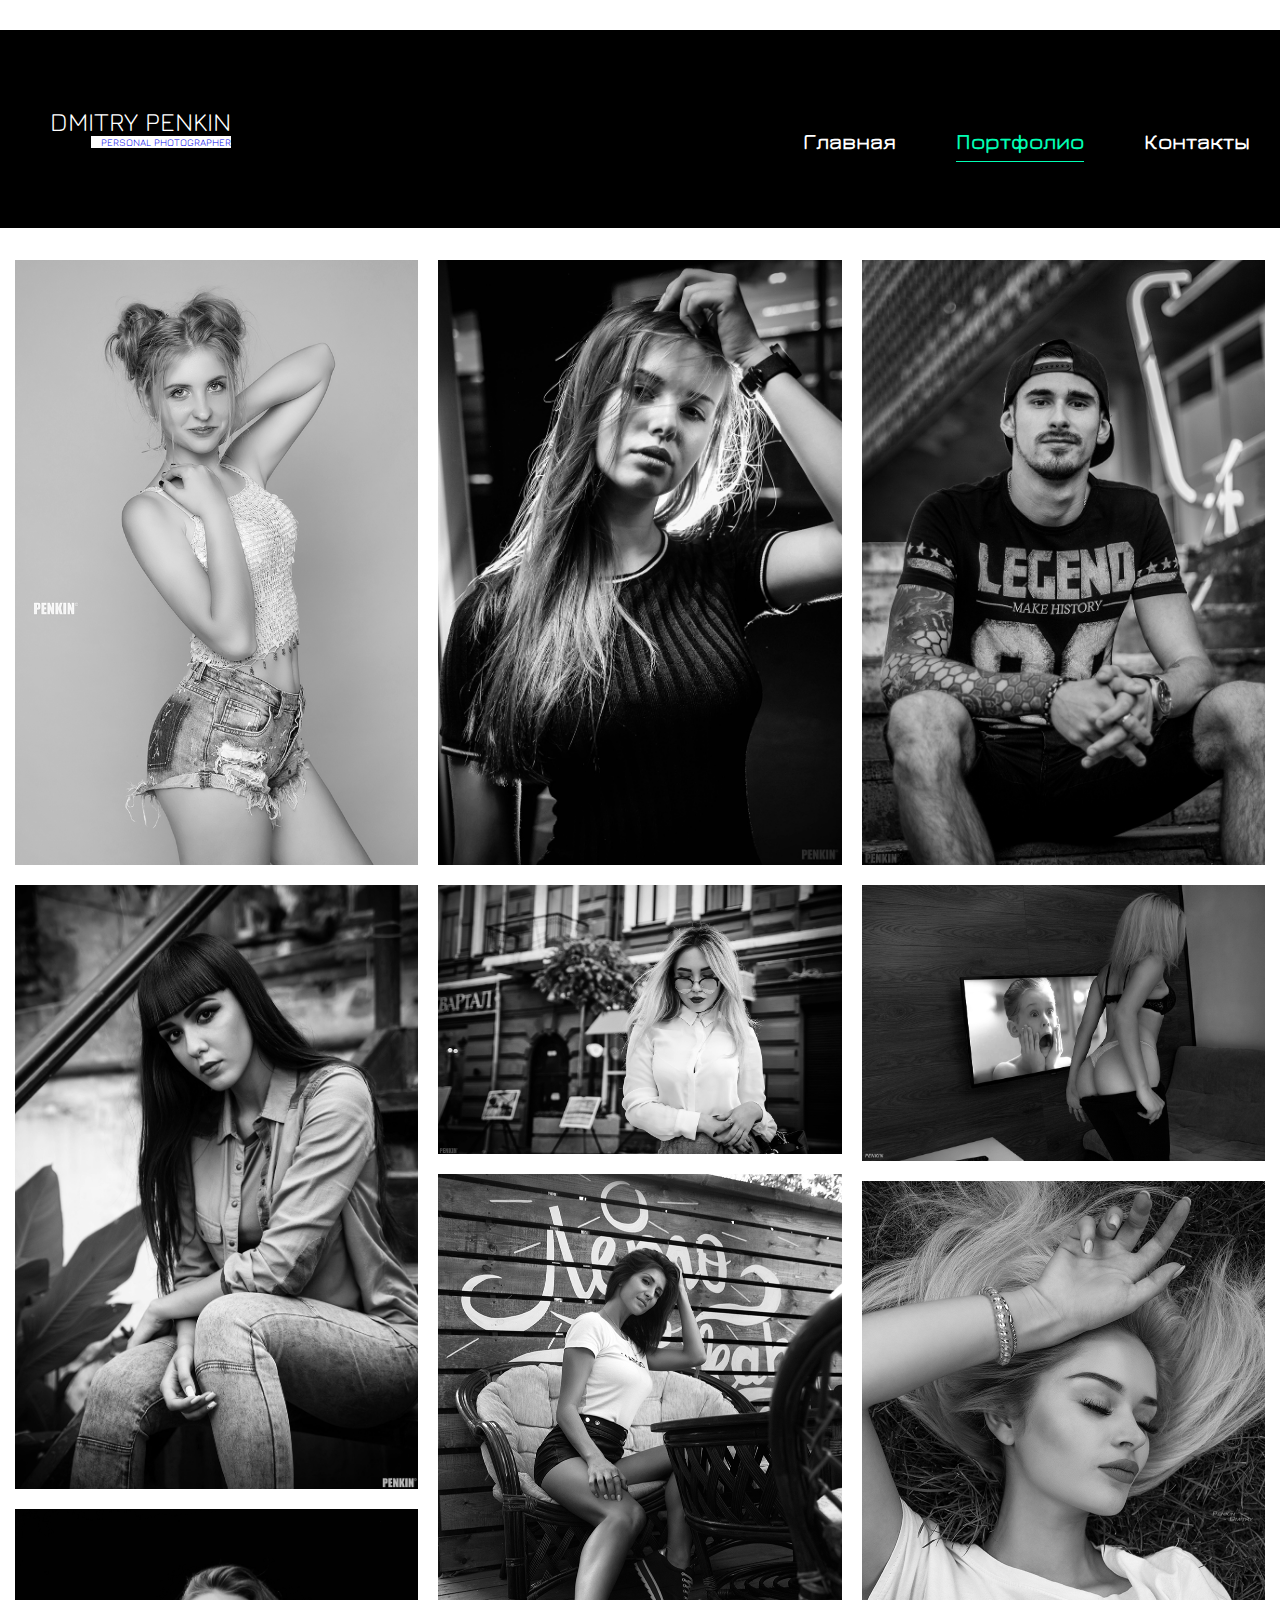
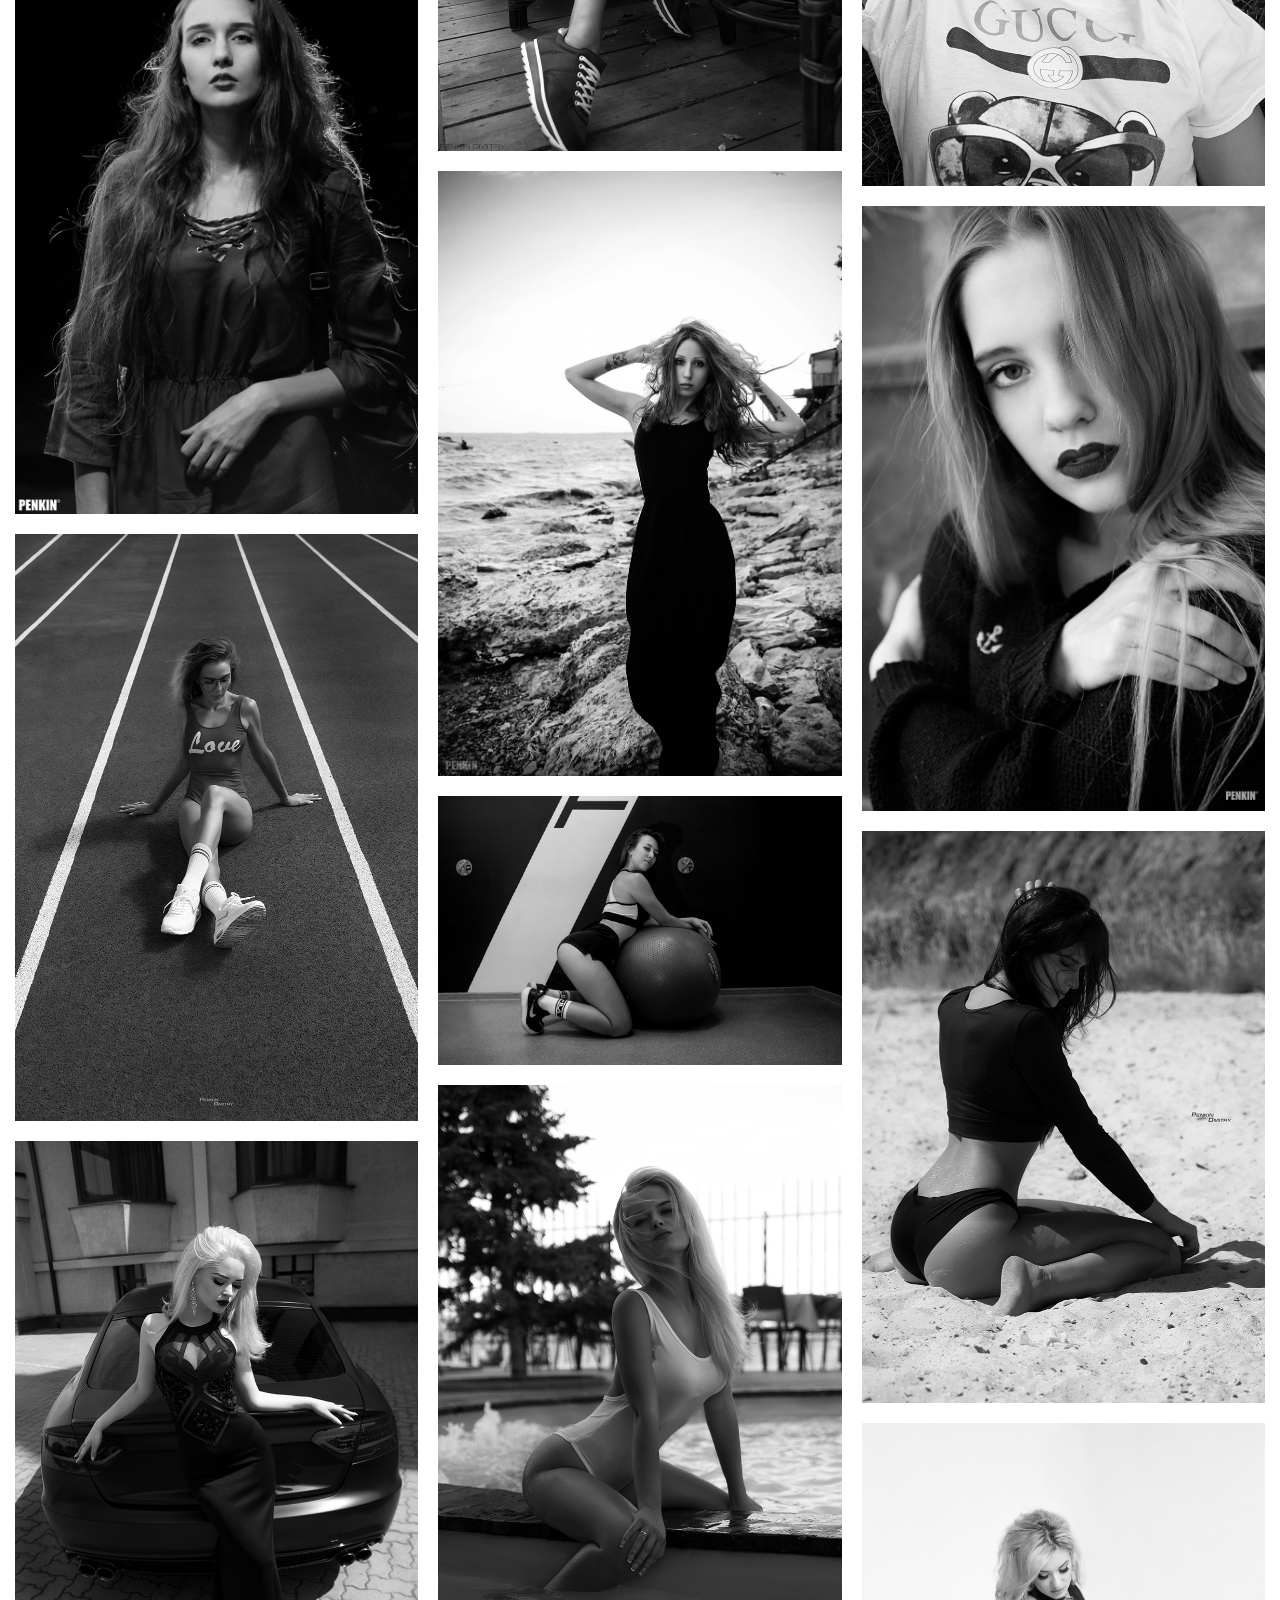
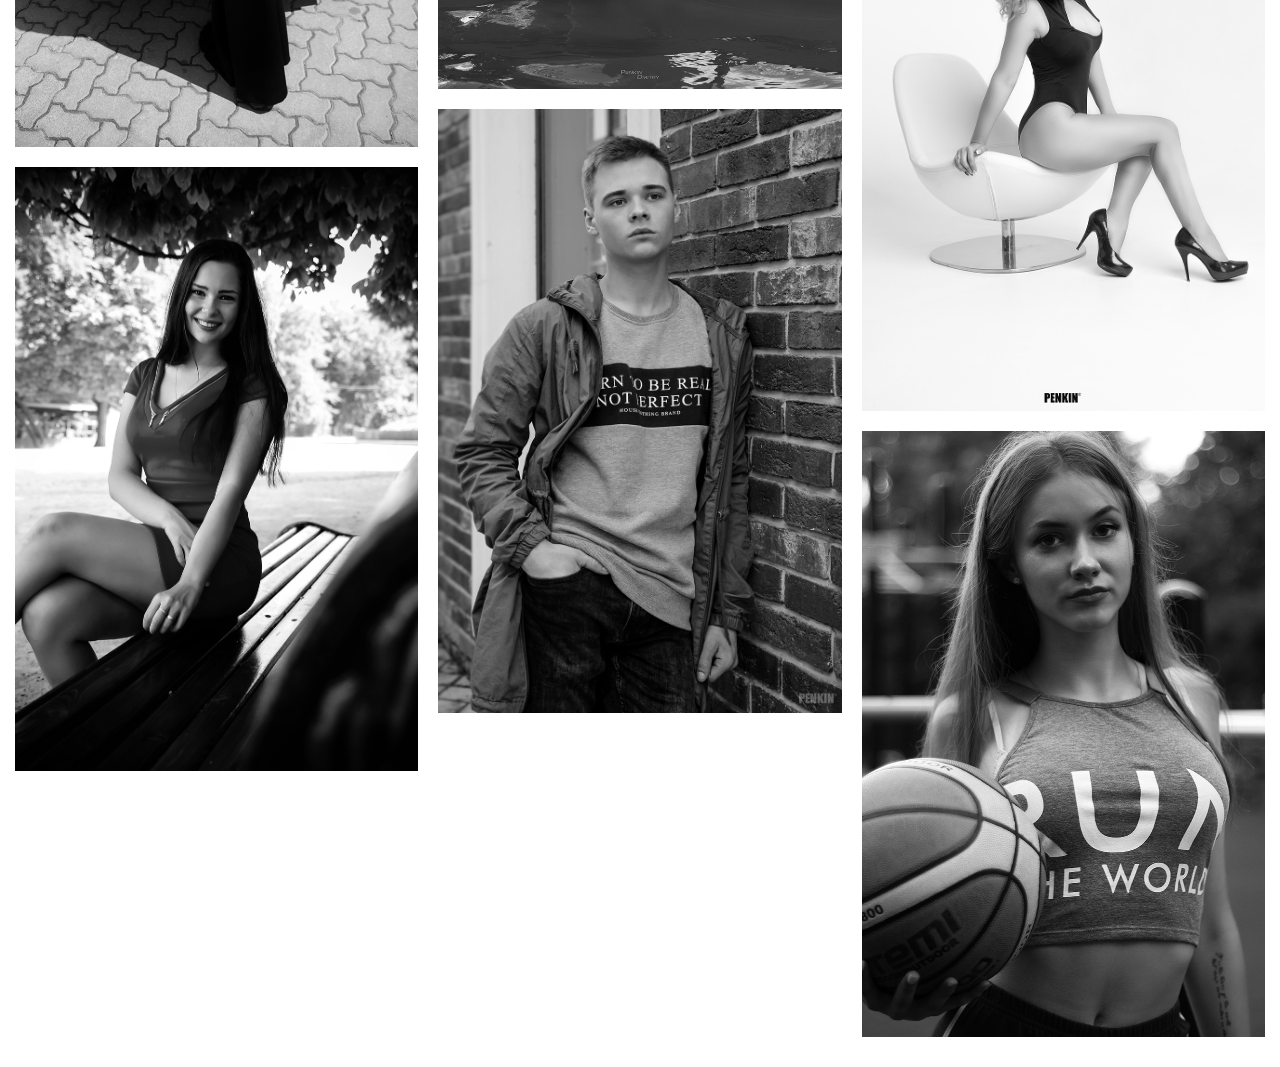
<file: html/galery.html>
<!DOCTYPE html>
<html>
  <head>
    <meta charset="utf-8" />
    <meta name="viewport" content="width=device-width, initial-scale=1" />
    <title>Галерея</title>
    <link
      href="https://fonts.googleapis.com/css?family=Muli:400,600,700|Radley"
      rel="stylesheet"
    />
    <link
      href="https://cdnjs.cloudflare.com/ajax/libs/font-awesome/4.7.0/css/font-awesome.css"
      rel="stylesheet"
    />
    <link
      href="https://fonts.googleapis.com/css?family=Jura:300,400,500,600,700&display=swap&subset=cyrillic"
      rel="stylesheet"
    />
    <link href="./../css/galery.css" rel="stylesheet" />
  </head>
  <body>
    <header>
      <div class="container">
        <div class="header-row">
          <div class="logo">
            <a href="./../index.html">
              <span class="logo-name">Dmitry Penkin</span>
              <span class="logo-description">
                <span>personal photographer</span>
              </span>
            </a>
          </div>
          <ul id="menu">
            <li>
              <a href="./../index.html">Главная</a>
            </li>
            <li class="current">
              <a href="./galery.html">Портфолио</a>
            </li>
            <li>
              <a href="./kontakt.html">Контакты</a>
            </li>
          </ul>
          <div class="burger">
            <span></span>
          </div>
        </div>
      </div>
    </header>

    <div class="main">
      <div class="container">
        <div class="row">
          <div class="grid">
            <div class="grid-item">
              <a class="grid-link" href="">
                <img class="grid-img" src="./../img/1300/IMG01.jpg" alt="" />
              </a>
            </div>
            <div class="grid-item">
              <a class="grid-link" href="">
                <img class="grid-img" src="./../img/1300/IMG02.jpg" alt="" />
              </a>
            </div>
            <div class="grid-item">
              <a class="grid-link" href="">
                <img class="grid-img" src="./../img/1300/IMG03.jpg" alt="" />
              </a>
            </div>
            <div class="grid-item">
              <a class="grid-link" href="">
                <img class="grid-img" src="./../img/1300/IMG04.jpg" alt="" />
              </a>
            </div>
            <div class="grid-item">
              <a class="grid-link" href="">
                <img class="grid-img" src="./../img/1300/IMG05.jpg" alt="" />
              </a>
            </div>
            <div class="grid-item">
              <a class="grid-link" href="">
                <img class="grid-img" src="./../img/1300/IMG06.jpg" alt="" />
              </a>
            </div>
            <div class="grid-item">
              <a class="grid-link" href="">
                <img class="grid-img" src="./../img/1300/IMG07.jpg" alt="" />
              </a>
            </div>
            <div class="grid-item">
              <a class="grid-link" href="">
                <img class="grid-img" src="./../img/1300/IMG08.jpg" alt="" />
              </a>
            </div>
            <div class="grid-item">
              <a class="grid-link" href="">
                <img class="grid-img" src="./../img/1300/IMG09.jpg" alt="" />
              </a>
            </div>
            <div class="grid-item">
              <a class="grid-link" href="">
                <img class="grid-img" src="./../img/1300/IMG10.jpg" alt="" />
              </a>
            </div>
            <div class="grid-item">
              <a class="grid-link" href="">
                <img class="grid-img" src="./../img/1300/IMG11.jpg" alt="" />
              </a>
            </div>
            <div class="grid-item">
              <a class="grid-link" href="">
                <img class="grid-img" src="./../img/1300/IMG12.jpg" alt="" />
              </a>
            </div>
            <div class="grid-item">
              <a class="grid-link" href="">
                <img class="grid-img" src="./../img/1300/IMG13.jpg" alt="" />
              </a>
            </div>
            <div class="grid-item">
              <a class="grid-link" href="">
                <img class="grid-img" src="./../img/1300/IMG21.jpg" alt="" />
              </a>
            </div>
            <div class="grid-item">
              <a class="grid-link" href="">
                <img class="grid-img" src="./../img/1300/IMG22.jpg" alt="" />
              </a>
            </div>
            <div class="grid-item">
              <a class="grid-link" href="">
                <img class="grid-img" src="./../img/1300/IMG23.jpg" alt="" />
              </a>
            </div>
            <div class="grid-item">
              <a class="grid-link" href="">
                <img class="grid-img" src="./../img/1300/IMG28.jpg" alt="" />
              </a>
            </div>
            <div class="grid-item">
              <a class="grid-link" href="">
                <img class="grid-img" src="./../img/1300/IMG27.jpg" alt="" />
              </a>
            </div>
            <div class="grid-item">
              <a class="grid-link" href="">
                <img class="grid-img" src="./../img/1300/IMG29.jpg" alt="" />
              </a>
            </div>
            <div class="grid-item">
              <a class="grid-link" href="">
                <img class="grid-img" src="./../img/1300/IMG20.jpg" alt="" />
              </a>
            </div>
          </div>
        </div>
      </div>
    </div>

    <script src="./../js/jquery-3.2.1.slim.min.js"></script>
    <script src="./../js/imagesloaded.pkgd.min.js"></script>
    <script src="./../js/masonry.pkgd.min.js"></script>
    <script src="./../js/galery.js"></script>
  </body>
</html>
</file>
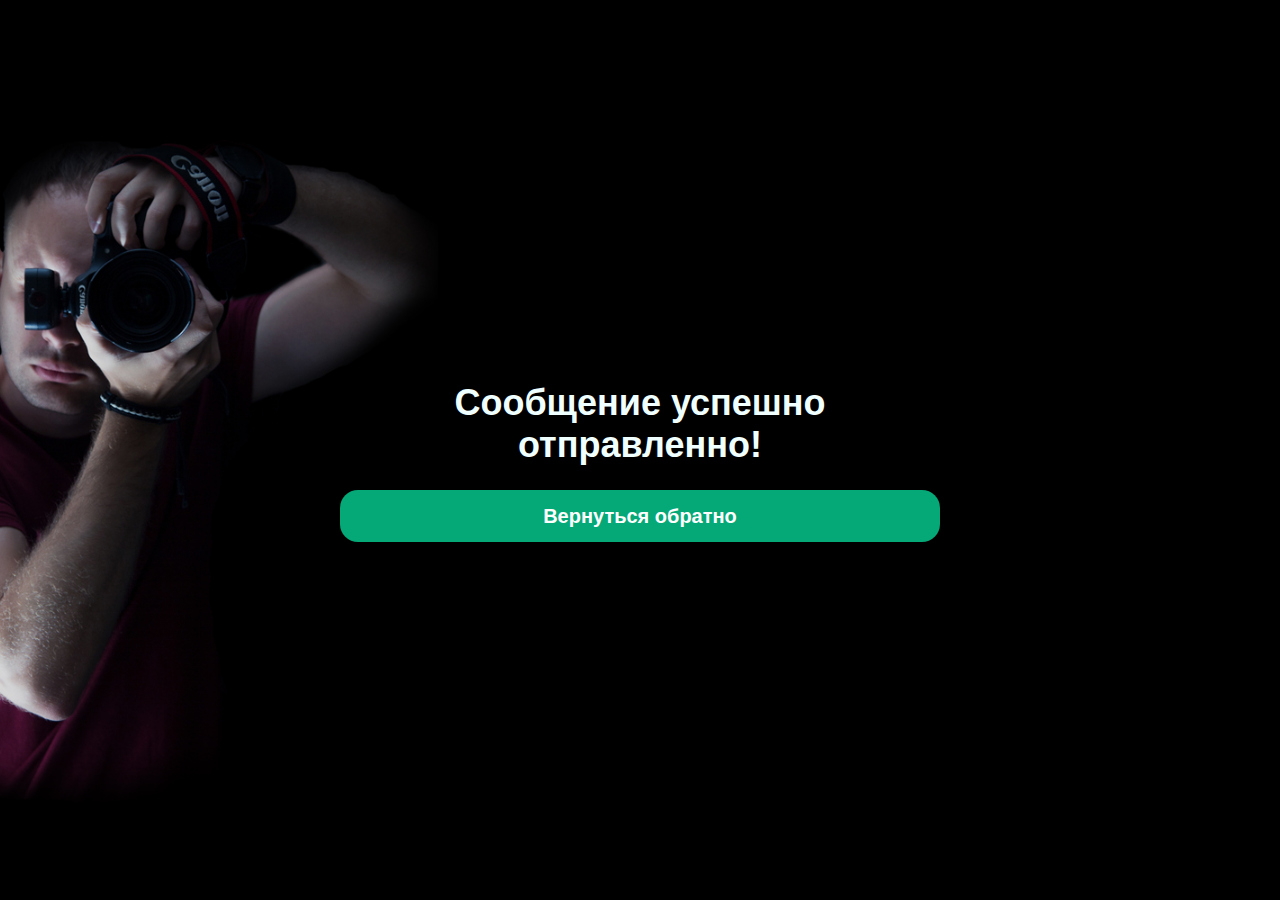
<file: html/thanks.html>
<!DOCTYPE html>
<html lang="ru">
  <head>
    <meta charset="UTF-8" />
    <meta name="viewport" content="width=<device-width>, initial-scale=1.0" />
    <meta http-equiv="X-UA-Compatible" content="ie=edge" />
    <title>Document</title>
    <link rel="stylesheet" href="./../css/callback.css" />
    <link rel="shortcut icon" href="./img/favicon.ico" type="image/png" />
    <link
      href="https://fonts.googleapis.com/css?family=Montserrat+Subrayada&display=swap"
      rel="stylesheet"
    />
    <link
      href="https://fonts.googleapis.com/css?family=Exo+2:100i,300,400,600i,700&display=swap&subset=cyrillic"
      rel="stylesheet"
    />
  </head>

  <body>
    <header class="header">
      <div class="content-wrapper">
        <h1 class="title-success">Сообщение успешно отправленно!</h1>
        <a href="./../index.html" class="btn-goback">Вернуться обратно</a>
      </div>
    </header>
  </body>
</html>
</file>
<file: css/galery.css>
* {
  box-sizing: border-box;
  padding: 0;
  margin: 0;
  font-family: "Jura", sans-serif;
}
body {
  font-family: "Muli", sans-serif;
  font-size: 14px;
  line-height: 1.5;
  color: #19121e;
  background-color: white;
  overflow-x: hidden;
}
ul {
  list-style: none;
}
a {
  text-decoration: none;
  outline: none;
}

.container {
  width: 100%;
  padding: 0px;
  margin: 0 auto;
}
.row {
  margin: 0 -10px;
}

/*************************************************************/
/* HEADER                                                    */
/*************************************************************/
header {
  margin-bottom: 20px;
}
.header-row {
  margin-top: 30px;
  height: 200px;
  width: 100%;
  display: flex;
  align-items: center;
  justify-content: space-between;
  padding: 20px 0;
  position: relative;
  border-bottom: 2px solid #ffffff;
  background-color: rgb(0, 0, 0);
}
.logo-name {
  margin-left: 50px;
  display: block;
  font-size: 26px;
  line-height: 1;
  font-family: "Jura", sans-serif;
  text-transform: uppercase;
  color: #ffffff;
}
.logo-description {
  position: relative;
  display: block;
  text-align: right;
  font-family: "Jura", sans-serif;
  font-size: 10px;
  text-transform: uppercase;
}
.logo-description:before {
  content: "";
  position: absolute;
  top: 50%;
  left: 0;
  right: 0;
  height: 1px;
  background-color: #00ffb4;
  z-index: -1;
}
.logo-description span {
  padding-left: 10px;
  background-color: white;
}
#menu {
  margin-right: 30px;
  position: absolute;
  top: calc(100% + 1px);
  left: 0;
  right: 0;
  z-index: 10;
  visibility: hidden;
  opacity: 0;
  transition: 0.3s linear;
}
#menu.show {
  visibility: visible;
  opacity: 1;
}
#menu li a {
  margin-left: 20px;
  margin-top: 25px;
  display: flex;
  align-items: center;
  position: relative;
  color: #ffffff;
  font-weight: bold;
  font-size: 22px;
}
#menu li.current a {
  color: #00ffb4;
}
#menu a:hover {
  color: #00ffb4;
  transition: 0.5s;
}
.burger {
  position: relative;
  width: 28px;
  height: 19px;
  cursor: pointer;
  margin-right: 10px;
}
.burger span {
  position: absolute;
  top: 8px;
  width: 28px;
  height: 3px;
  background-color: #00ffb4;
  transition: background-color 0.3s ease-in-out;
}
.burger span:before,
.burger span:after {
  content: "";
  position: absolute;
  width: 28px;
  height: 3px;
  background-color: #00ffb4;
  transform: rotate(0deg);
  transition: background-color 0.3s ease-in-out, transform 0.4s ease-in-out,
    top 0.4s ease-in-out;
}
.burger span:before {
  top: -8px;
}
.burger span:after {
  top: 8px;
}
.burger.close span {
  background-color: transparent;
}
.burger.close span:before {
  background-color: rgb(57, 211, 11);
  transform: rotate(45deg);
  top: 0;
}
.burger.close span:after {
  background-color: rgb(57, 211, 11);
  transform: rotate(-45deg);
  top: 0;
}

/*************************************************************/
/* PORTFOLIO GRID                                            */
/*************************************************************/
.grid {
  margin-bottom: 20px;
  margin-left: 15px;
  margin-right: 15px;
}
.grid-item {
  width: 100%;
  padding: 10px;
}
.grid-item a {
  display: block;
}
.grid-item img {
  display: block;
  width: 100%;
  -webkit-filter: grayscale(100%);
  filter: grayscale(100%);
  transition: 0.5s ease-in-out;
}
.grid-item a:hover img {
  -webkit-filter: grayscale(0%);
  filter: grayscale(0%);
}

/*************************************************************/
/* FOOTER                                                    */
/*************************************************************/
.footer-row {
  padding: 20px 0;
  border-top: 2px solid #d9d9d9;
}
.footer-col {
  padding: 0 10px;
}
.footer-col:first-child {
  text-align: center;
}
.social-icons-wrapper {
  display: flex;
  justify-content: center;
  align-items: center;
  margin-top: 20px;
}
.social-icon {
  display: block;
  width: 24px;
  height: 24px;
  line-height: 24px;
  border-radius: 50%;
  margin-left: 12px;
  text-align: center;
  font-size: 15px;
  color: rgb(57, 211, 11);
  background-color: rgba(20, 20, 20, 0);
  transform: scale(1);
  transition: 0.3s linear;
}
.social-icon:hover {
  transform: scale(1.2);
  background: rgb(57, 211, 11);
  color: #fff;
}

/*************************************************************/
/* MEDIA QUERIES                                             */
/*************************************************************/
@media (min-width: 480px) {
  .grid,
  .footer-row {
    display: flex;
  }
  .grid-item,
  .footer-col {
    width: 50%;
  }
  .social-icons-wrapper {
    justify-content: flex-end;
    margin-top: 0;
  }
  .footer-col:first-child {
    text-align: left;
  }
}
@media (min-width: 768px) {
  .grid-item {
    width: 33.33333333333333%;
  }
  .burger {
    display: none;
  }
  .header-row {
    display: flex;
    align-items: center;
    justify-content: space-between;
  }
  #menu {
    display: flex;
    position: static;
    visibility: visible;
    opacity: 1;
  }
  #menu li {
    padding-left: 40px;
  }
  #menu li a {
    padding: 0;
  }
  #menu li a:before {
    content: "";
    position: absolute;
    bottom: -4px;
    right: 0;
    left: auto;
    width: 0;
    height: 1px;
    z-index: 2;
    background-color: #00ffb4;
    transition: 0.25s cubic-bezier(0.694, 0.048, 0.335, 1) 0.15s;
  }
  #menu li a:hover:before,
  #menu li.current a:before {
    width: 100%;
    left: 0;
  }
  #menu li.current a:before {
    background-color: #00ffb4;
  }
}
</file>
<file: css/callback.css>
* {
  box-sizing: border-box;
}
html,
body {
  height: 100%;
  font-family: "Jura", sans-serif;
}
body {
  margin: 0;
  font-family: "Jura", sans-serif;
  width: 100%;
  min-height: 100vh;
  background-image: url("./../img/img1.jpg");
  background-position: center;
  background-size: cover;
  display: flex;
  flex-direction: column;
  align-items: center;
  background-attachment: fixed;
}
.header {
  position: absolute;
  display: flex;
  top: 0;
  right: 0;
  justify-content: center;
  align-items: center;
  padding: 20px;

  width: 100%;
  min-height: 100%;
}
.content-wrapper {
  max-width: 600px;
}

.title {
  color: aliceblue;
  font-size: 62px;
  text-align: center;
  font-family: "Jura", sans-serif;
}

@media (max-width: 768px) {
  .title {
    font-size: 32px;
  }
}
.form-wrapper {
  display: flex;
  flex-direction: column;
  background-color: aliceblue;
  border-radius: 14px;
  padding: 40px 35px;
}
@media (max-width: 768px) {
  .form-wrapper {
    padding: 20px 15px;
  }
}

.form-group {
  margin-bottom: 25px;
  display: flex;
  flex-direction: column;
  font-family: "Jura", sans-serif;
}
.form-label {
  font-size: 20px;
  color: black;
  font-weight: 700;
  margin-bottom: 10px;
  font-family: "Jura", sans-serif;
}
.form-input {
  padding: 0 20px;
  height: 52px;
  width: 100%;
  background-color: #e3eaea;
  border-radius: 8px;
  border: none;
  font-weight: 500;
  font-size: 20px;
  font-family: "Jura", sans-serif;
  transition: background-color 0.2s ease-in;
}

.form-input:focus,
.form-message:focus {
  outline: none;
  background-color: #00ffb35e;
}

.form-message {
  width: 100%;
  height: 170px;
  background-color: #e3eaea;
  border-radius: 8px;
  padding: 15 20px;
  border: none;
  font-family: "Jura", sans-serif;
  font-size: 20px;
  font-weight: 500;
  resize: vertical;
}
.form-submit {
  width: 100%;
  height: 52px;
  border: none;
  border-radius: 8px;
  text-align: center;
  color: #e3eaea;
  font-size: 20px;
  font-weight: 700;
  background-color: rgb(5, 1, 14);
  cursor: pointer;
  transition: background-color 0.2s ease-in;
}

.form-submit:hover,
.form-submit:focus {
  background-color: #06c58ca9;
  outline: none;
}

.form-submit:active {
  background-color: #06ffb4a9;
  outline: none;
}
.error {
  padding: 10px 20px;
  margin-bottom: 5px;
  background-color: rgba(233, 18, 18, 0.801);
  border-radius: 8px;

  color: #e3eaea;
  font-weight: 700;
  font-size: 22px;
}

.title-success {
  color: azure;
  font-size: 36px;
  font-weight: 700;
  text-align: center;
}

.btn-goback {
  display: block;
  width: 100%;
  height: 52px;
  padding-top: 15px;
  border-radius: 18px;

  background-color: #06ffb4a9;
  text-align: center;
  text-decoration: none;
  color: #fff;
  font-size: 20px;
  font-weight: 700;
  cursor: pointer;
  transition: background-color 0.2s ease-in;
}

.btn-goback:hover,
.btn-goback:focus {
  background-color: #f52c08a9;
  outline: none;
}

.btn-goback:active {
  background-color: #06ff13a9;
  outline: none;
}
</file>
